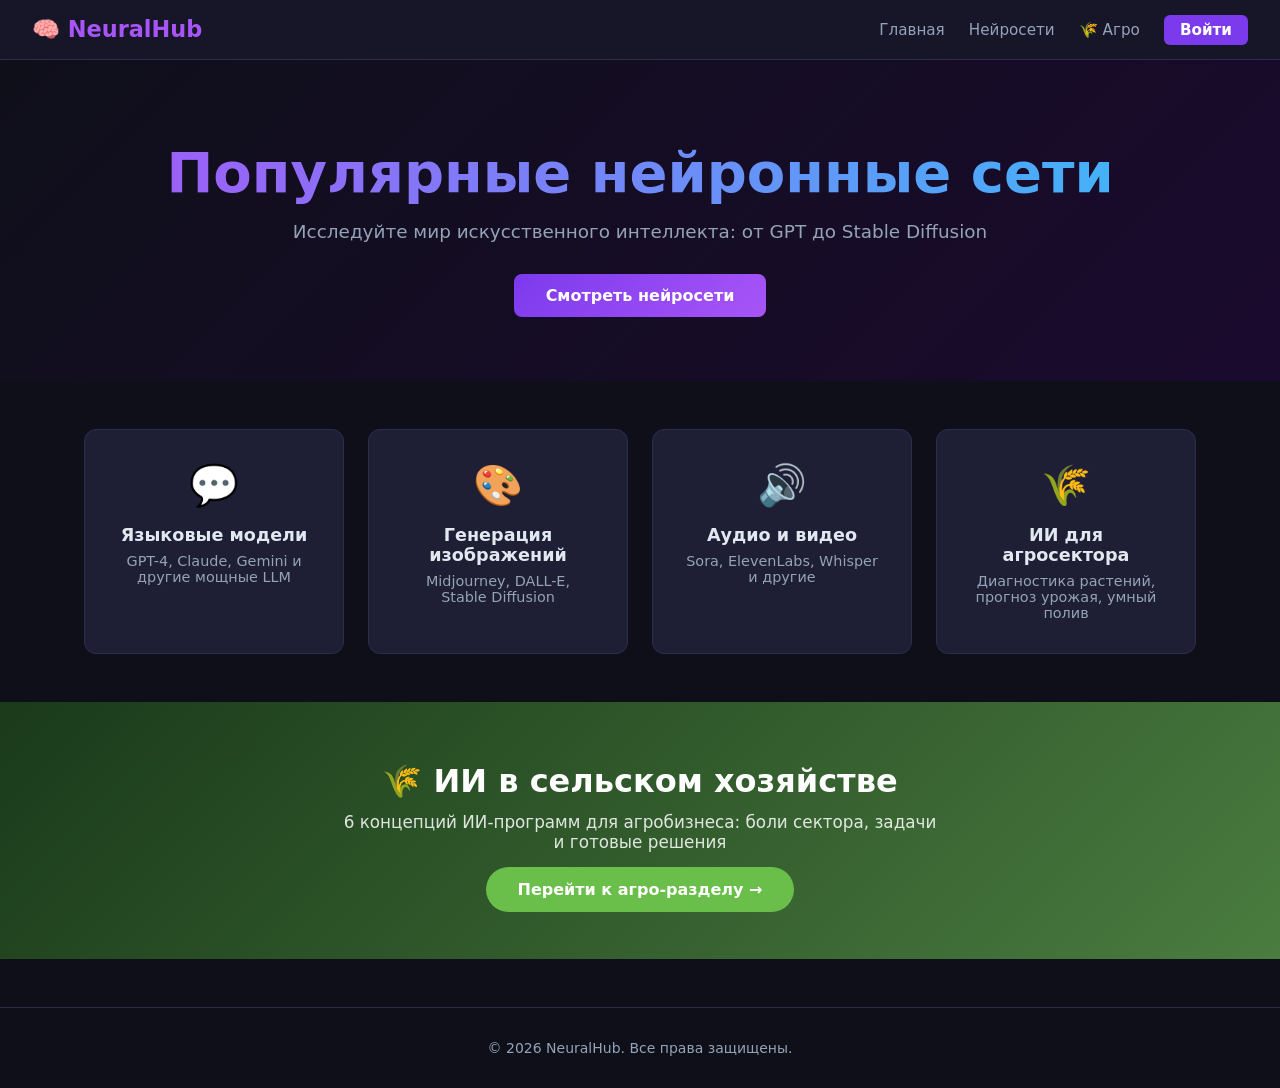
<file: index.html>
<!DOCTYPE html>
<html lang="ru">
<head>
  <meta charset="UTF-8">
  <meta name="viewport" content="width=device-width, initial-scale=1.0">
  <title>Нейросети — Главная</title>
  <link rel="stylesheet" href="css/style.css">
</head>
<body>
  <nav class="navbar">
    <div class="nav-logo">🧠 NeuralHub</div>
    <div class="nav-links">
      <a href="index.html">Главная</a>
      <a href="networks.html">Нейросети</a>
      <a href="agro.html">🌾 Агро</a>
      <span id="nav-user-area"></span>
    </div>
  </nav>

  <header class="hero">
    <h1>Популярные нейронные сети</h1>
    <p>Исследуйте мир искусственного интеллекта: от GPT до Stable Diffusion</p>
    <a href="networks.html" class="btn-primary">Смотреть нейросети</a>
  </header>

  <section class="features">
    <div class="feature-card">
      <span class="icon">💬</span>
      <h3>Языковые модели</h3>
      <p>GPT-4, Claude, Gemini и другие мощные LLM</p>
    </div>
    <div class="feature-card">
      <span class="icon">🎨</span>
      <h3>Генерация изображений</h3>
      <p>Midjourney, DALL-E, Stable Diffusion</p>
    </div>
    <div class="feature-card">
      <span class="icon">🔊</span>
      <h3>Аудио и видео</h3>
      <p>Sora, ElevenLabs, Whisper и другие</p>
    </div>
    <div class="feature-card">
      <span class="icon">🌾</span>
      <h3>ИИ для агросектора</h3>
      <p>Диагностика растений, прогноз урожая, умный полив</p>
    </div>
  </section>

  <!-- AGRO PROMO BLOCK -->
  <section style="background:linear-gradient(135deg,#1a3a1a,#4a7c3f);padding:60px 20px;text-align:center;color:#fff;">
    <h2 style="font-size:2rem;margin-bottom:12px;">🌾 ИИ в сельском хозяйстве</h2>
    <p style="opacity:0.85;max-width:600px;margin:0 auto 28px;font-size:1.05rem;">6 концепций ИИ-программ для агробизнеса: боли сектора, задачи и готовые решения</p>
    <a href="agro.html" style="background:#6abf4b;color:#fff;padding:13px 32px;border-radius:30px;font-weight:600;text-decoration:none;font-size:1rem;">Перейти к агро-разделу →</a>
  </section>

  <footer>
    <p>© 2026 NeuralHub. Все права защищены.</p>
  </footer>

  <script src="js/auth.js"></script>
  <script src="js/main.js"></script>
</body>
</html>
</file>
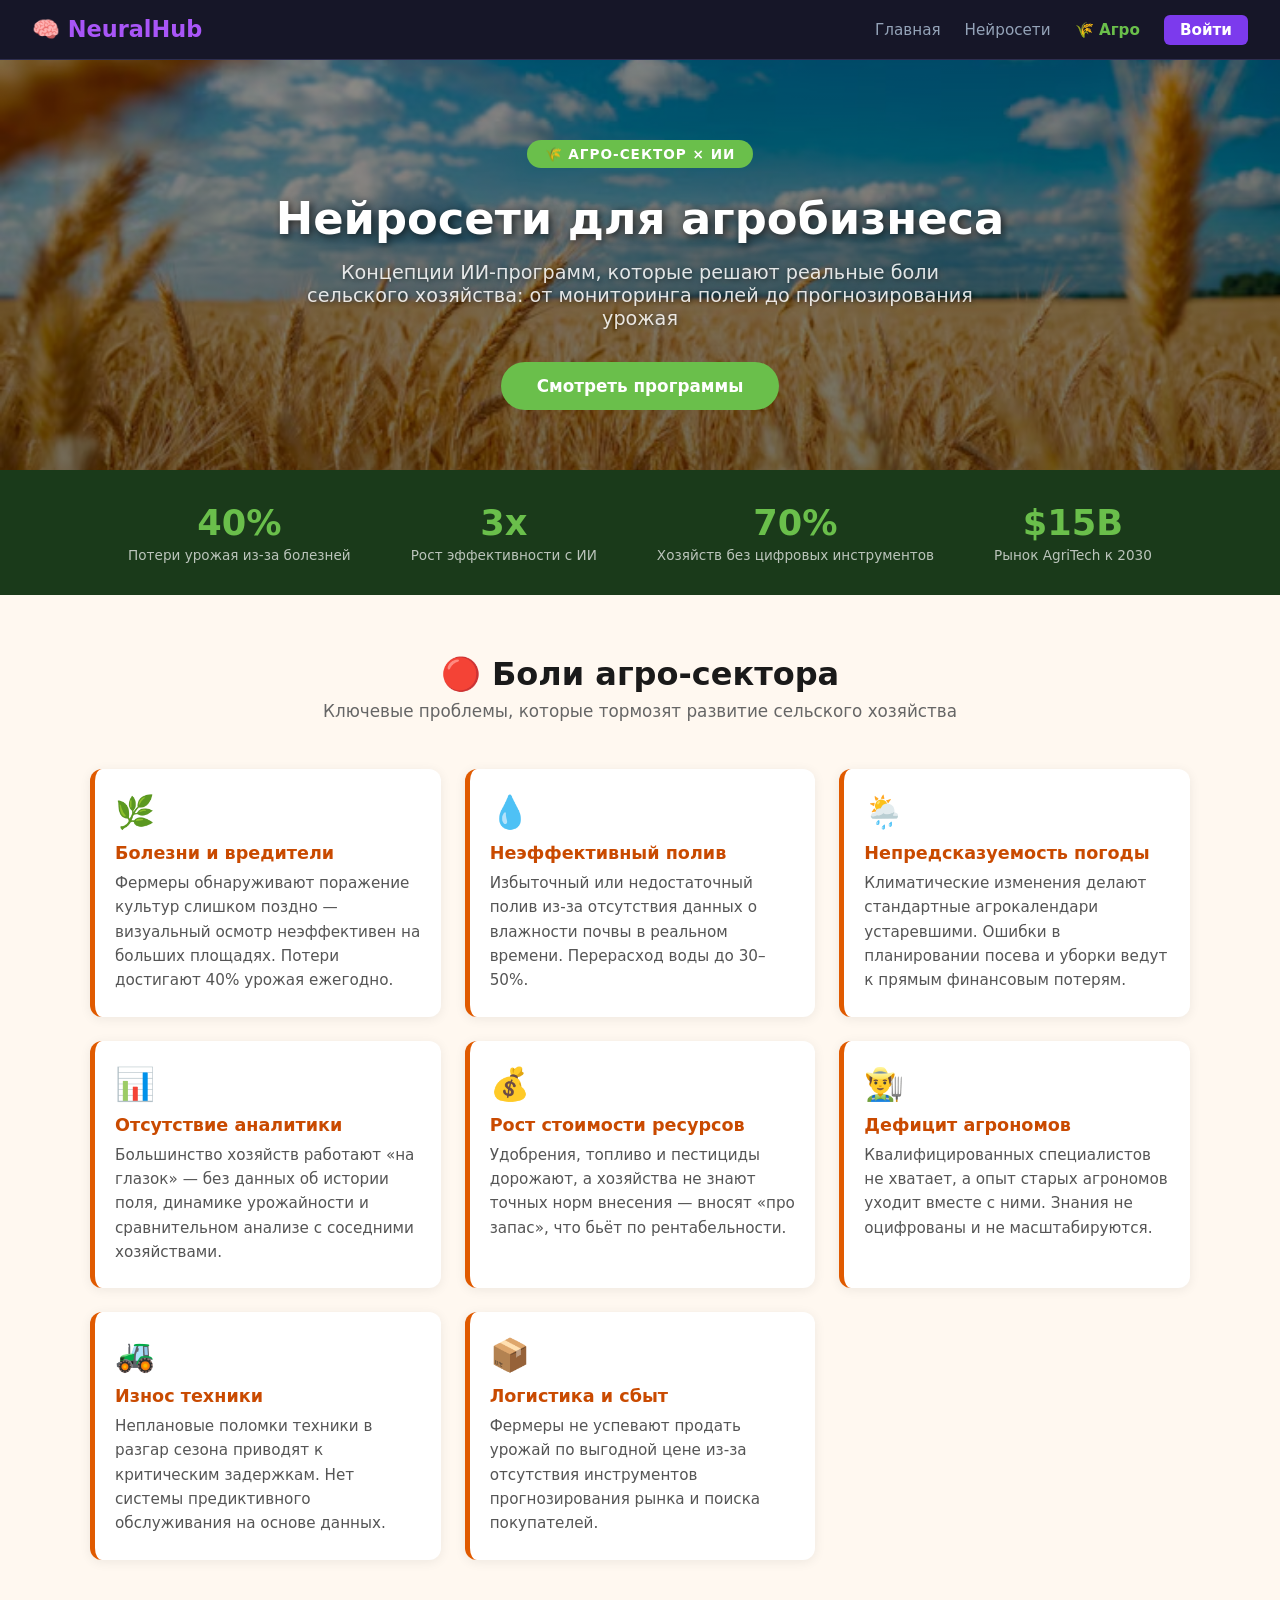
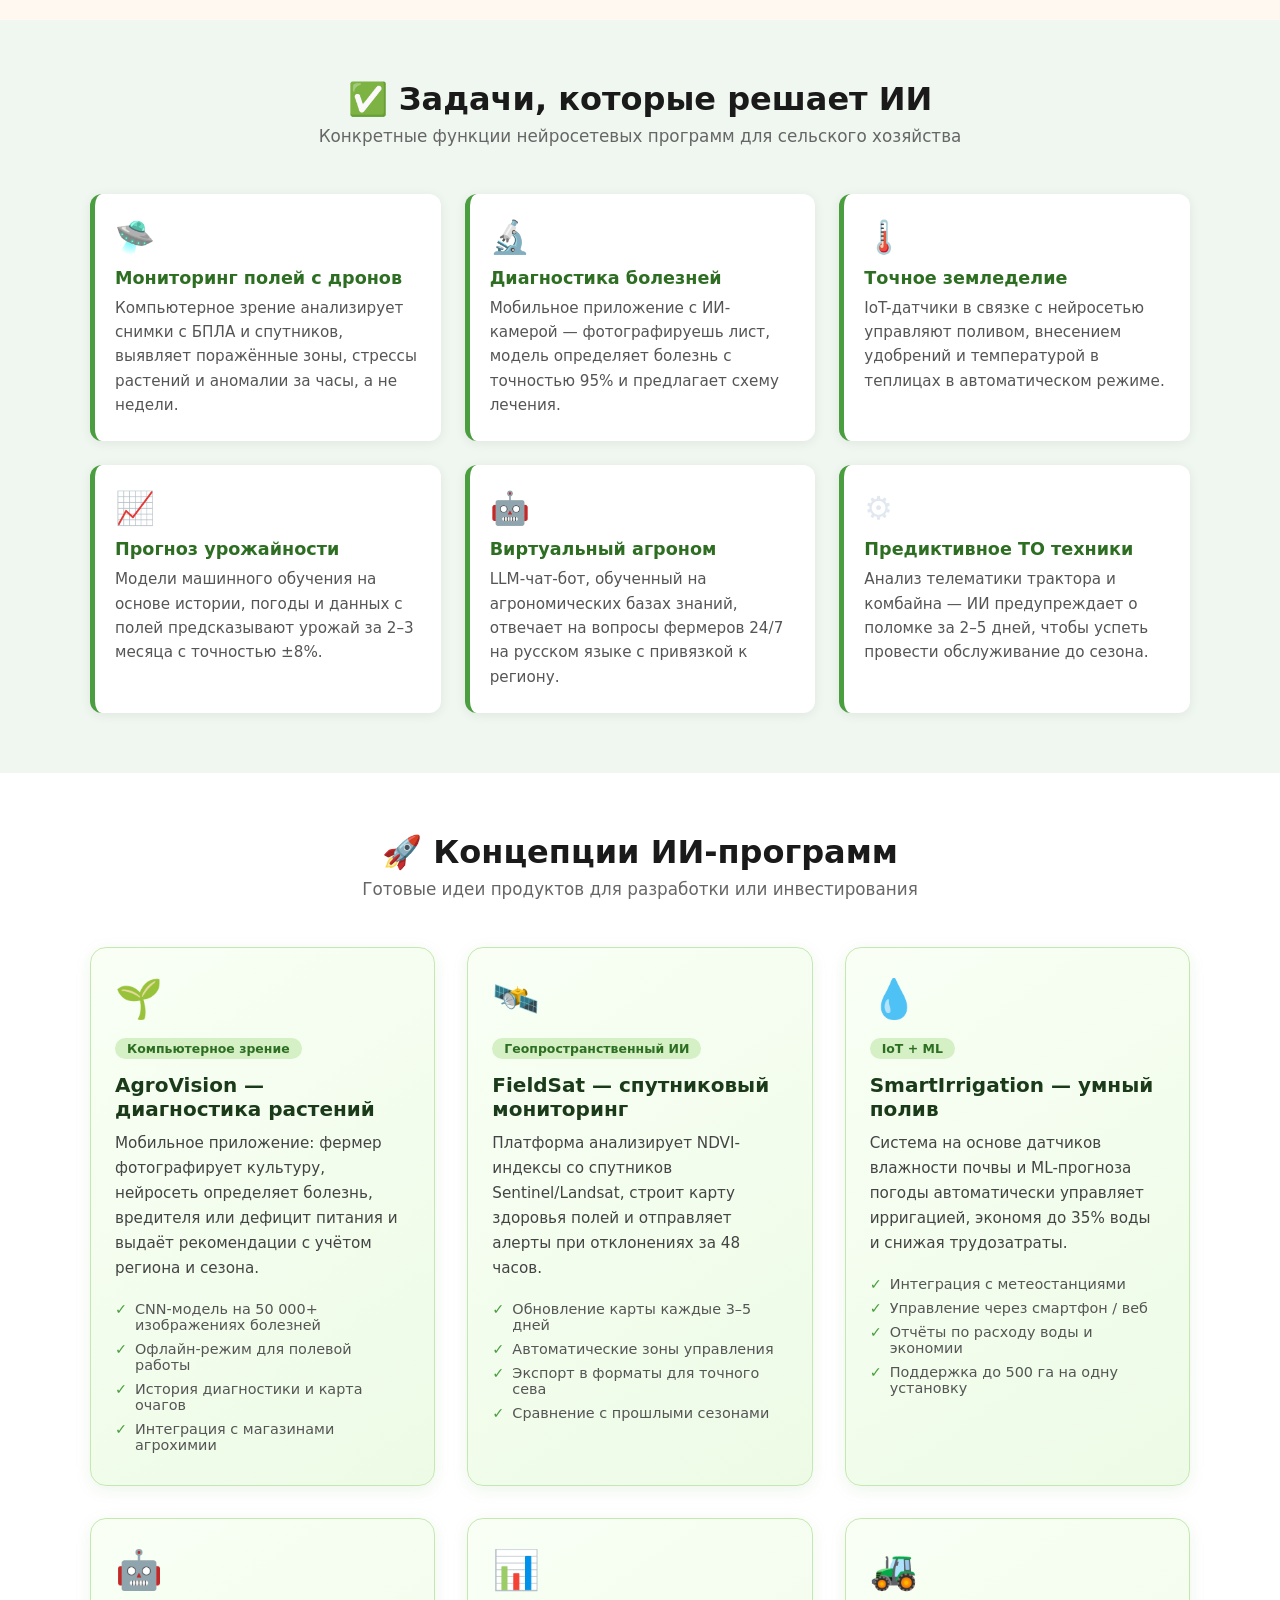
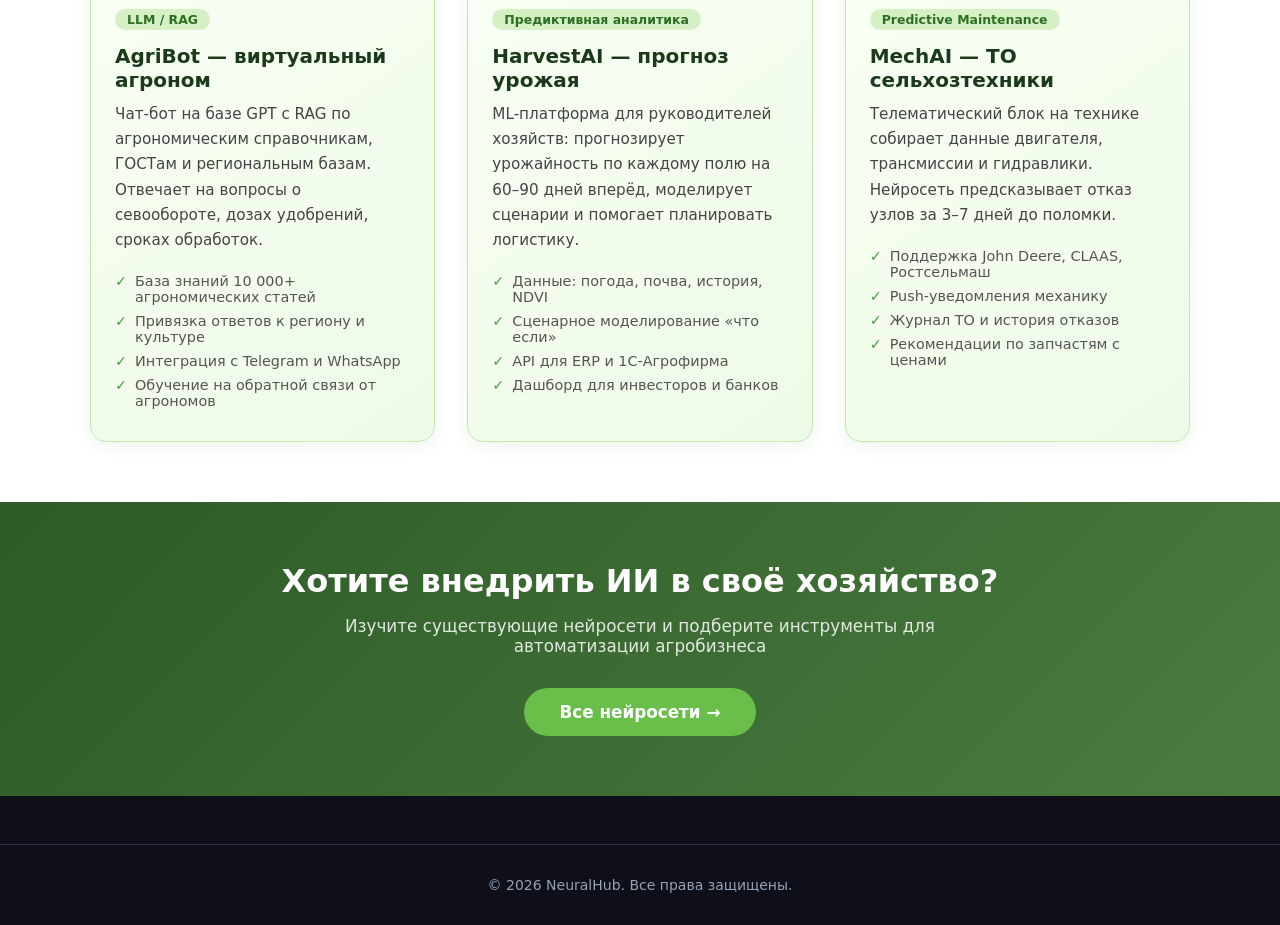
<file: agro.html>
<!DOCTYPE html>
<html lang="ru">
<head>
  <meta charset="UTF-8">
  <meta name="viewport" content="width=device-width, initial-scale=1.0">
  <title>Агро-сектор — ИИ-решения</title>
  <link rel="stylesheet" href="css/style.css">
  <style>
    /* ===== AGRO PAGE STYLES ===== */
    .agro-hero {
                  background: linear-gradient(rgba(0,0,0,0.45), rgba(0,0,0,0.55)), url('golden-wheat-field-bright-blue-sky_23-2151975535.jpg.avif');
                  background-size: cover;
            background-position: center;
                        background-attachment: scroll;
            min-height: 400px;
            display: flex;
            flex-direction: column;
            justify-content: center;
            align-items: center;
      color: #fff;
      padding: 80px 20px 60px;
      text-align: center;
    }
    .agro-hero h1 { font-size: 2.8rem; margin-bottom: 16px; }
            .agro-hero h1 { text-shadow: 2px 2px 8px rgba(0,0,0,0.7); }
        .agro-hero p { text-shadow: 1px 1px 4px rgba(0,0,0,0.5); }
    .agro-hero p { font-size: 1.2rem; opacity: 0.85; max-width: 700px; margin: 0 auto 32px; }
    .badge-agro {
      display: inline-block;
      background: #6abf4b;
      color: #fff;
      border-radius: 20px;
      padding: 6px 18px;
      font-size: 0.85rem;
      font-weight: 600;
      margin-bottom: 24px;
      letter-spacing: 1px;
    }

    /* PAIN SECTION */
    .pain-section {
      background: #fff8f0;
      padding: 60px 20px;
    }
    .section-title {
      text-align: center;
      font-size: 2rem;
      margin-bottom: 8px;
      color: #1a1a1a;
    }
    .section-subtitle {
      text-align: center;
      color: #666;
      margin-bottom: 48px;
      font-size: 1.05rem;
    }
    .pain-grid {
      display: grid;
      grid-template-columns: repeat(auto-fit, minmax(260px, 1fr));
      gap: 24px;
      max-width: 1100px;
      margin: 0 auto;
    }
    .pain-card {
      background: #fff;
      border-left: 5px solid #e05a00;
      border-radius: 12px;
      padding: 24px 20px;
      box-shadow: 0 2px 12px rgba(0,0,0,0.07);
      transition: transform 0.2s;
    }
    .pain-card:hover { transform: translateY(-4px); }
    .pain-card .pain-icon { font-size: 2rem; margin-bottom: 12px; }
    .pain-card h3 { font-size: 1.1rem; color: #c94a00; margin-bottom: 8px; }
    .pain-card p { color: #555; font-size: 0.95rem; line-height: 1.6; }

    /* TASKS SECTION */
    .tasks-section {
      background: #f0f7f0;
      padding: 60px 20px;
    }
    .tasks-grid {
      display: grid;
      grid-template-columns: repeat(auto-fit, minmax(280px, 1fr));
      gap: 24px;
      max-width: 1100px;
      margin: 0 auto;
    }
    .task-card {
      background: #fff;
      border-left: 5px solid #4a9e3f;
      border-radius: 12px;
      padding: 24px 20px;
      box-shadow: 0 2px 12px rgba(0,0,0,0.07);
      transition: transform 0.2s;
    }
    .task-card:hover { transform: translateY(-4px); }
    .task-card .task-icon { font-size: 2rem; margin-bottom: 12px; }
    .task-card h3 { font-size: 1.1rem; color: #2d6e22; margin-bottom: 8px; }
    .task-card p { color: #555; font-size: 0.95rem; line-height: 1.6; }

    /* PROGRAMS SECTION */
    .programs-section {
      background: #fff;
      padding: 60px 20px;
    }
    .programs-grid {
      display: grid;
      grid-template-columns: repeat(auto-fit, minmax(320px, 1fr));
      gap: 32px;
      max-width: 1100px;
      margin: 0 auto;
    }
    .program-card {
      background: linear-gradient(145deg, #f9fff5, #edfbe6);
      border: 1px solid #c5e8b0;
      border-radius: 16px;
      padding: 28px 24px;
      box-shadow: 0 4px 16px rgba(74,158,63,0.1);
      transition: transform 0.2s, box-shadow 0.2s;
    }
    .program-card:hover { transform: translateY(-6px); box-shadow: 0 8px 28px rgba(74,158,63,0.18); }
    .program-card .prog-icon { font-size: 2.4rem; margin-bottom: 16px; }
    .program-card h3 { font-size: 1.25rem; color: #1a3a1a; margin-bottom: 10px; }
    .program-card .prog-tag {
      display: inline-block;
      background: #d4f0c4;
      color: #2d6e22;
      border-radius: 20px;
      padding: 3px 12px;
      font-size: 0.78rem;
      font-weight: 600;
      margin-bottom: 14px;
    }
    .program-card p { color: #444; font-size: 0.95rem; line-height: 1.65; margin-bottom: 16px; }
    .prog-features {
      list-style: none;
      padding: 0;
      margin: 0;
    }
    .prog-features li {
      color: #555;
      font-size: 0.9rem;
      padding: 4px 0;
      padding-left: 20px;
      position: relative;
    }
    .prog-features li::before {
      content: '✓';
      color: #4a9e3f;
      position: absolute;
      left: 0;
      font-weight: bold;
    }

    /* CTA */
    .agro-cta {
      background: linear-gradient(135deg, #2d5a27, #4a7c3f);
      color: #fff;
      text-align: center;
      padding: 60px 20px;
    }
    .agro-cta h2 { font-size: 2rem; margin-bottom: 16px; }
    .agro-cta p { font-size: 1.05rem; opacity: 0.85; margin-bottom: 32px; max-width: 600px; margin-left: auto; margin-right: auto; }
    .btn-agro {
      background: #6abf4b;
      color: #fff;
      padding: 14px 36px;
      border-radius: 30px;
      font-size: 1.05rem;
      font-weight: 600;
      text-decoration: none;
      transition: background 0.2s, transform 0.2s;
      display: inline-block;
    }
    .btn-agro:hover { background: #58a33b; transform: scale(1.04); }

    /* STATS BAR */
    .stats-bar {
      background: #1a3a1a;
      padding: 32px 20px;
      display: flex;
      justify-content: center;
      gap: 60px;
      flex-wrap: wrap;
    }
    .stat-item { text-align: center; color: #fff; }
    .stat-item .stat-num { font-size: 2.2rem; font-weight: 700; color: #6abf4b; }
    .stat-item .stat-label { font-size: 0.85rem; opacity: 0.7; margin-top: 4px; }
  </style>
</head>
<body>
  <nav class="navbar">
    <div class="nav-logo">🧠 NeuralHub</div>
    <div class="nav-links">
      <a href="index.html">Главная</a>
      <a href="networks.html">Нейросети</a>
      <a href="agro.html" style="color:#6abf4b;font-weight:600">🌾 Агро</a>
      <span id="nav-user-area"></span>
    </div>
  </nav>

  <!-- HERO -->
  <section class="agro-hero">
    <div class="badge-agro">🌾 АГРО-СЕКТОР × ИИ</div>
    <h1>Нейросети для агробизнеса</h1>
    <p>Концепции ИИ-программ, которые решают реальные боли сельского хозяйства: от мониторинга полей до прогнозирования урожая</p>
    <a href="#programs" class="btn-agro">Смотреть программы</a>
  </section>

  <!-- STATS -->
  <div class="stats-bar">
    <div class="stat-item">
      <div class="stat-num">40%</div>
      <div class="stat-label">Потери урожая из-за болезней</div>
    </div>
    <div class="stat-item">
      <div class="stat-num">3x</div>
      <div class="stat-label">Рост эффективности с ИИ</div>
    </div>
    <div class="stat-item">
      <div class="stat-num">70%</div>
      <div class="stat-label">Хозяйств без цифровых инструментов</div>
    </div>
    <div class="stat-item">
      <div class="stat-num">$15B</div>
      <div class="stat-label">Рынок AgriTech к 2030</div>
    </div>
  </div>

  <!-- БОЛИ СЕКТОРА -->
  <section class="pain-section">
    <h2 class="section-title">🔴 Боли агро-сектора</h2>
    <p class="section-subtitle">Ключевые проблемы, которые тормозят развитие сельского хозяйства</p>
    <div class="pain-grid">
      <div class="pain-card">
        <div class="pain-icon">🌿</div>
        <h3>Болезни и вредители</h3>
        <p>Фермеры обнаруживают поражение культур слишком поздно — визуальный осмотр неэффективен на больших площадях. Потери достигают 40% урожая ежегодно.</p>
      </div>
      <div class="pain-card">
        <div class="pain-icon">💧</div>
        <h3>Неэффективный полив</h3>
        <p>Избыточный или недостаточный полив из-за отсутствия данных о влажности почвы в реальном времени. Перерасход воды до 30–50%.</p>
      </div>
      <div class="pain-card">
        <div class="pain-icon">🌦️</div>
        <h3>Непредсказуемость погоды</h3>
        <p>Климатические изменения делают стандартные агрокалендари устаревшими. Ошибки в планировании посева и уборки ведут к прямым финансовым потерям.</p>
      </div>
      <div class="pain-card">
        <div class="pain-icon">📊</div>
        <h3>Отсутствие аналитики</h3>
        <p>Большинство хозяйств работают «на глазок» — без данных об истории поля, динамике урожайности и сравнительном анализе с соседними хозяйствами.</p>
      </div>
      <div class="pain-card">
        <div class="pain-icon">💰</div>
        <h3>Рост стоимости ресурсов</h3>
        <p>Удобрения, топливо и пестициды дорожают, а хозяйства не знают точных норм внесения — вносят «про запас», что бьёт по рентабельности.</p>
      </div>
      <div class="pain-card">
        <div class="pain-icon">👨‍🌾</div>
        <h3>Дефицит агрономов</h3>
        <p>Квалифицированных специалистов не хватает, а опыт старых агрономов уходит вместе с ними. Знания не оцифрованы и не масштабируются.</p>
      </div>
      <div class="pain-card">
        <div class="pain-icon">🚜</div>
        <h3>Износ техники</h3>
        <p>Неплановые поломки техники в разгар сезона приводят к критическим задержкам. Нет системы предиктивного обслуживания на основе данных.</p>
      </div>
      <div class="pain-card">
        <div class="pain-icon">📦</div>
        <h3>Логистика и сбыт</h3>
        <p>Фермеры не успевают продать урожай по выгодной цене из-за отсутствия инструментов прогнозирования рынка и поиска покупателей.</p>
      </div>
    </div>
  </section>

  <!-- ЗАДАЧИ -->
  <section class="tasks-section">
    <h2 class="section-title">✅ Задачи, которые решает ИИ</h2>
    <p class="section-subtitle">Конкретные функции нейросетевых программ для сельского хозяйства</p>
    <div class="tasks-grid">
      <div class="task-card">
        <div class="task-icon">🛸</div>
        <h3>Мониторинг полей с дронов</h3>
        <p>Компьютерное зрение анализирует снимки с БПЛА и спутников, выявляет поражённые зоны, стрессы растений и аномалии за часы, а не недели.</p>
      </div>
      <div class="task-card">
        <div class="task-icon">🔬</div>
        <h3>Диагностика болезней</h3>
        <p>Мобильное приложение с ИИ-камерой — фотографируешь лист, модель определяет болезнь с точностью 95% и предлагает схему лечения.</p>
      </div>
      <div class="task-card">
        <div class="task-icon">🌡️</div>
        <h3>Точное земледелие</h3>
        <p>IoT-датчики в связке с нейросетью управляют поливом, внесением удобрений и температурой в теплицах в автоматическом режиме.</p>
      </div>
      <div class="task-card">
        <div class="task-icon">📈</div>
        <h3>Прогноз урожайности</h3>
        <p>Модели машинного обучения на основе истории, погоды и данных с полей предсказывают урожай за 2–3 месяца с точностью ±8%.</p>
      </div>
      <div class="task-card">
        <div class="task-icon">🤖</div>
        <h3>Виртуальный агроном</h3>
        <p>LLM-чат-бот, обученный на агрономических базах знаний, отвечает на вопросы фермеров 24/7 на русском языке с привязкой к региону.</p>
      </div>
      <div class="task-card">
        <div class="task-icon">⚙️</div>
        <h3>Предиктивное ТО техники</h3>
        <p>Анализ телематики трактора и комбайна — ИИ предупреждает о поломке за 2–5 дней, чтобы успеть провести обслуживание до сезона.</p>
      </div>
    </div>
  </section>

  <!-- КОНЦЕПЦИИ ПРОГРАММ -->
  <section class="programs-section" id="programs">
    <h2 class="section-title">🚀 Концепции ИИ-программ</h2>
    <p class="section-subtitle">Готовые идеи продуктов для разработки или инвестирования</p>
    <div class="programs-grid">

      <div class="program-card">
        <div class="prog-icon">🌱</div>
        <span class="prog-tag">Компьютерное зрение</span>
        <h3>AgroVision — диагностика растений</h3>
        <p>Мобильное приложение: фермер фотографирует культуру, нейросеть определяет болезнь, вредителя или дефицит питания и выдаёт рекомендации с учётом региона и сезона.</p>
        <ul class="prog-features">
          <li>CNN-модель на 50 000+ изображениях болезней</li>
          <li>Офлайн-режим для полевой работы</li>
          <li>История диагностики и карта очагов</li>
          <li>Интеграция с магазинами агрохимии</li>
        </ul>
      </div>

      <div class="program-card">
        <div class="prog-icon">🛰️</div>
        <span class="prog-tag">Геопространственный ИИ</span>
        <h3>FieldSat — спутниковый мониторинг</h3>
        <p>Платформа анализирует NDVI-индексы со спутников Sentinel/Landsat, строит карту здоровья полей и отправляет алерты при отклонениях за 48 часов.</p>
        <ul class="prog-features">
          <li>Обновление карты каждые 3–5 дней</li>
          <li>Автоматические зоны управления</li>
          <li>Экспорт в форматы для точного сева</li>
          <li>Сравнение с прошлыми сезонами</li>
        </ul>
      </div>

      <div class="program-card">
        <div class="prog-icon">💧</div>
        <span class="prog-tag">IoT + ML</span>
        <h3>SmartIrrigation — умный полив</h3>
        <p>Система на основе датчиков влажности почвы и ML-прогноза погоды автоматически управляет ирригацией, экономя до 35% воды и снижая трудозатраты.</p>
        <ul class="prog-features">
          <li>Интеграция с метеостанциями</li>
          <li>Управление через смартфон / веб</li>
          <li>Отчёты по расходу воды и экономии</li>
          <li>Поддержка до 500 га на одну установку</li>
        </ul>
      </div>

      <div class="program-card">
        <div class="prog-icon">🤖</div>
        <span class="prog-tag">LLM / RAG</span>
        <h3>AgriBot — виртуальный агроном</h3>
        <p>Чат-бот на базе GPT с RAG по агрономическим справочникам, ГОСТам и региональным базам. Отвечает на вопросы о севообороте, дозах удобрений, сроках обработок.</p>
        <ul class="prog-features">
          <li>База знаний 10 000+ агрономических статей</li>
          <li>Привязка ответов к региону и культуре</li>
          <li>Интеграция с Telegram и WhatsApp</li>
          <li>Обучение на обратной связи от агрономов</li>
        </ul>
      </div>

      <div class="program-card">
        <div class="prog-icon">📊</div>
        <span class="prog-tag">Предиктивная аналитика</span>
        <h3>HarvestAI — прогноз урожая</h3>
        <p>ML-платформа для руководителей хозяйств: прогнозирует урожайность по каждому полю на 60–90 дней вперёд, моделирует сценарии и помогает планировать логистику.</p>
        <ul class="prog-features">
          <li>Данные: погода, почва, история, NDVI</li>
          <li>Сценарное моделирование «что если»</li>
          <li>API для ERP и 1С-Агрофирма</li>
          <li>Дашборд для инвесторов и банков</li>
        </ul>
      </div>

      <div class="program-card">
        <div class="prog-icon">🚜</div>
        <span class="prog-tag">Predictive Maintenance</span>
        <h3>MechAI — ТО сельхозтехники</h3>
        <p>Телематический блок на технике собирает данные двигателя, трансмиссии и гидравлики. Нейросеть предсказывает отказ узлов за 3–7 дней до поломки.</p>
        <ul class="prog-features">
          <li>Поддержка John Deere, CLAAS, Ростсельмаш</li>
          <li>Push-уведомления механику</li>
          <li>Журнал ТО и история отказов</li>
          <li>Рекомендации по запчастям с ценами</li>
        </ul>
      </div>

    </div>
  </section>

  <!-- CTA -->
  <section class="agro-cta">
    <h2>Хотите внедрить ИИ в своё хозяйство?</h2>
    <p>Изучите существующие нейросети и подберите инструменты для автоматизации агробизнеса</p>
    <a href="networks.html" class="btn-agro">Все нейросети →</a>
  </section>

  <footer>
    <p>© 2026 NeuralHub. Все права защищены.</p>
  </footer>

  <script src="js/auth.js"></script>
  <script src="js/main.js"></script>
</body>
</html>
</file>
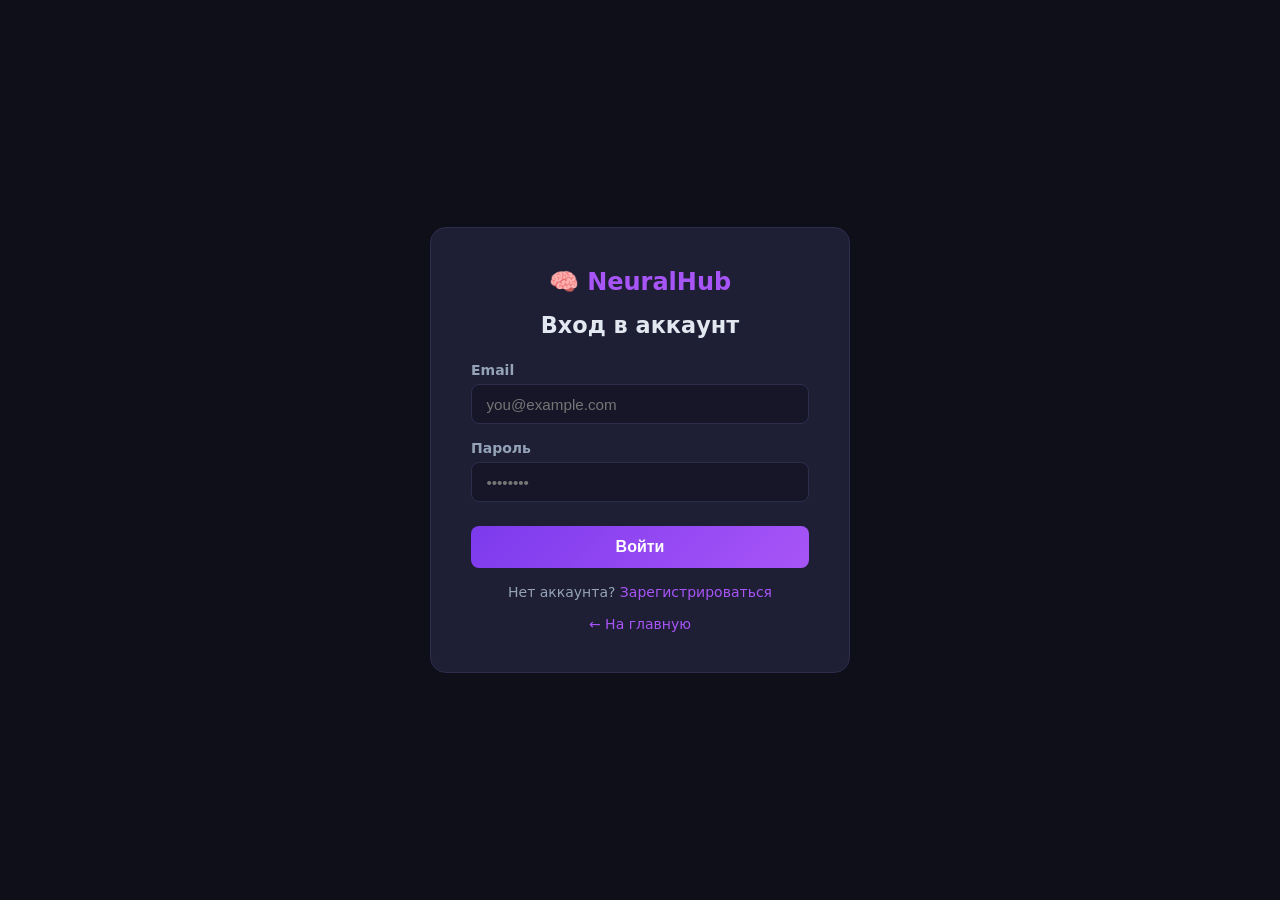
<file: login.html>
<!DOCTYPE html>
<html lang="ru">
<head>
  <meta charset="UTF-8">
  <meta name="viewport" content="width=device-width, initial-scale=1.0">
  <title>Вход — NeuralHub</title>
  <link rel="stylesheet" href="css/style.css">
</head>
<body class="auth-page">
  <div class="auth-container">
    <div class="auth-logo">🧠 NeuralHub</div>
    <h2>Вход в аккаунт</h2>

    <div id="auth-error" class="auth-error" style="display:none"></div>

    <form id="login-form">
      <div class="form-group">
        <label>Email</label>
        <input type="email" id="login-email" placeholder="you@example.com" required>
      </div>
      <div class="form-group">
        <label>Пароль</label>
        <input type="password" id="login-password" placeholder="••••••••" required>
      </div>
      <button type="submit" class="btn-primary full-width">Войти</button>
    </form>

    <p class="auth-switch">Нет аккаунта? <a href="register.html">Зарегистрироваться</a></p>
    <p class="auth-switch"><a href="index.html">← На главную</a></p>
  </div>

  <script src="js/auth.js"></script>
  <script>
    document.getElementById('login-form').addEventListener('submit', function(e) {
      e.preventDefault();
      const email = document.getElementById('login-email').value.trim();
      const password = document.getElementById('login-password').value;
      const result = authLogin(email, password);
      if (result.success) {
        window.location.href = 'index.html';
      } else {
        const err = document.getElementById('auth-error');
        err.textContent = result.message;
        err.style.display = 'block';
      }
    });
  </script>
</body>
</html>
</file>
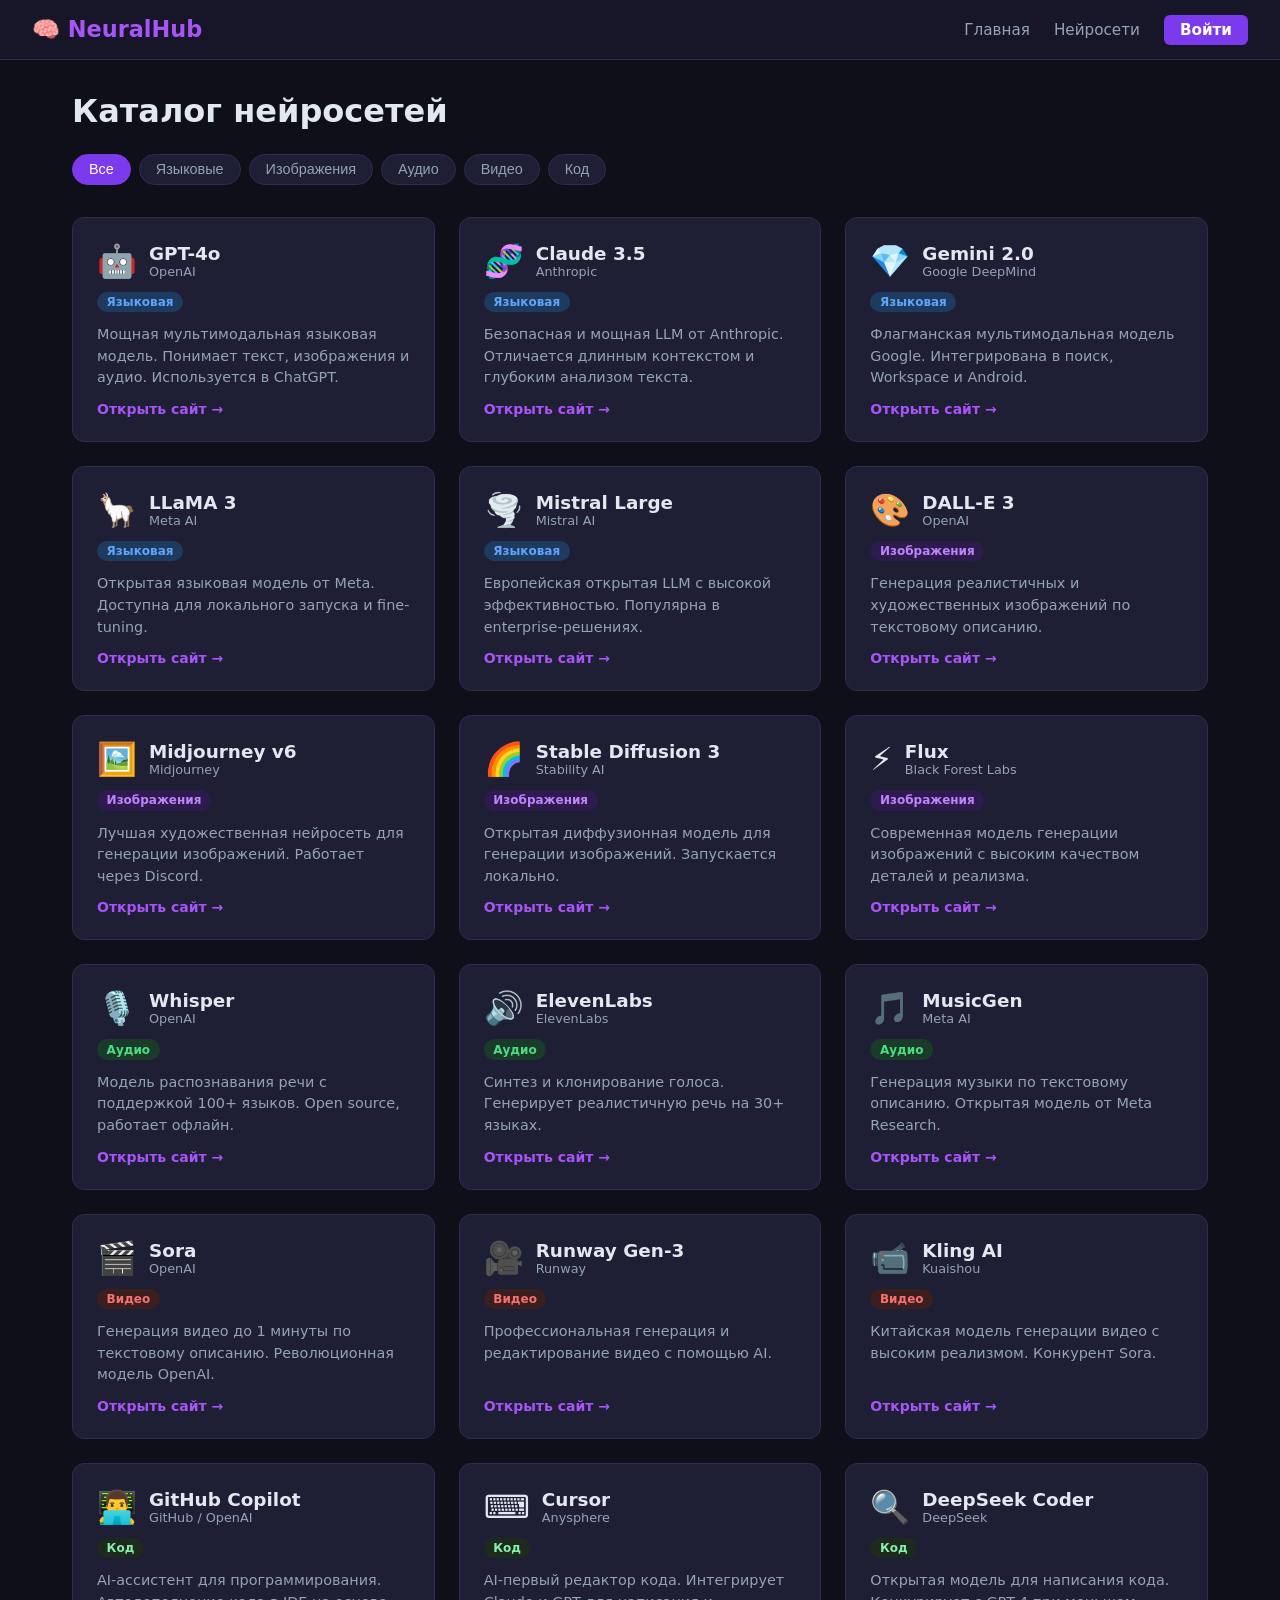
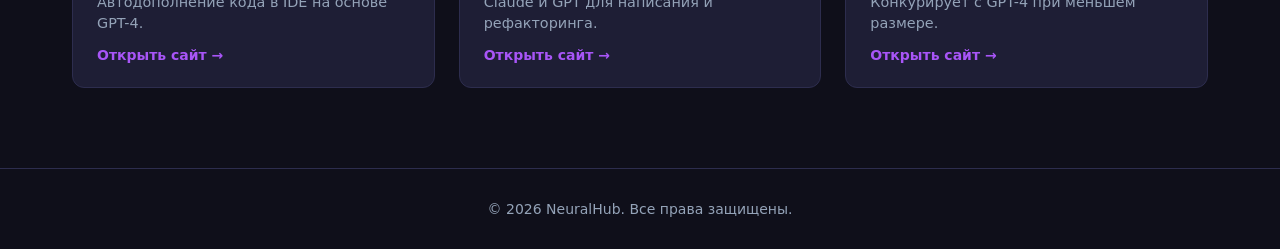
<file: networks.html>
<!DOCTYPE html>
<html lang="ru">
<head>
  <meta charset="UTF-8">
  <meta name="viewport" content="width=device-width, initial-scale=1.0">
  <title>Нейросети — Каталог</title>
  <link rel="stylesheet" href="css/style.css">
</head>
<body>
  <nav class="navbar">
    <div class="nav-logo">🧠 NeuralHub</div>
    <div class="nav-links">
      <a href="index.html">Главная</a>
      <a href="networks.html">Нейросети</a>
      <span id="nav-user-area"></span>
    </div>
  </nav>

  <div class="page-container">
    <h2 class="page-title">Каталог нейросетей</h2>

    <div class="filter-bar">
      <button class="filter-btn active" data-cat="all">Все</button>
      <button class="filter-btn" data-cat="llm">Языковые</button>
      <button class="filter-btn" data-cat="image">Изображения</button>
      <button class="filter-btn" data-cat="audio">Аудио</button>
      <button class="filter-btn" data-cat="video">Видео</button>
      <button class="filter-btn" data-cat="code">Код</button>
    </div>

    <div class="networks-grid" id="networks-grid"></div>
  </div>

  <footer>
    <p>© 2026 NeuralHub. Все права защищены.</p>
  </footer>

  <script src="js/auth.js"></script>
  <script src="js/networks-data.js"></script>
  <script src="js/networks.js"></script>
</body>
</html>
</file>
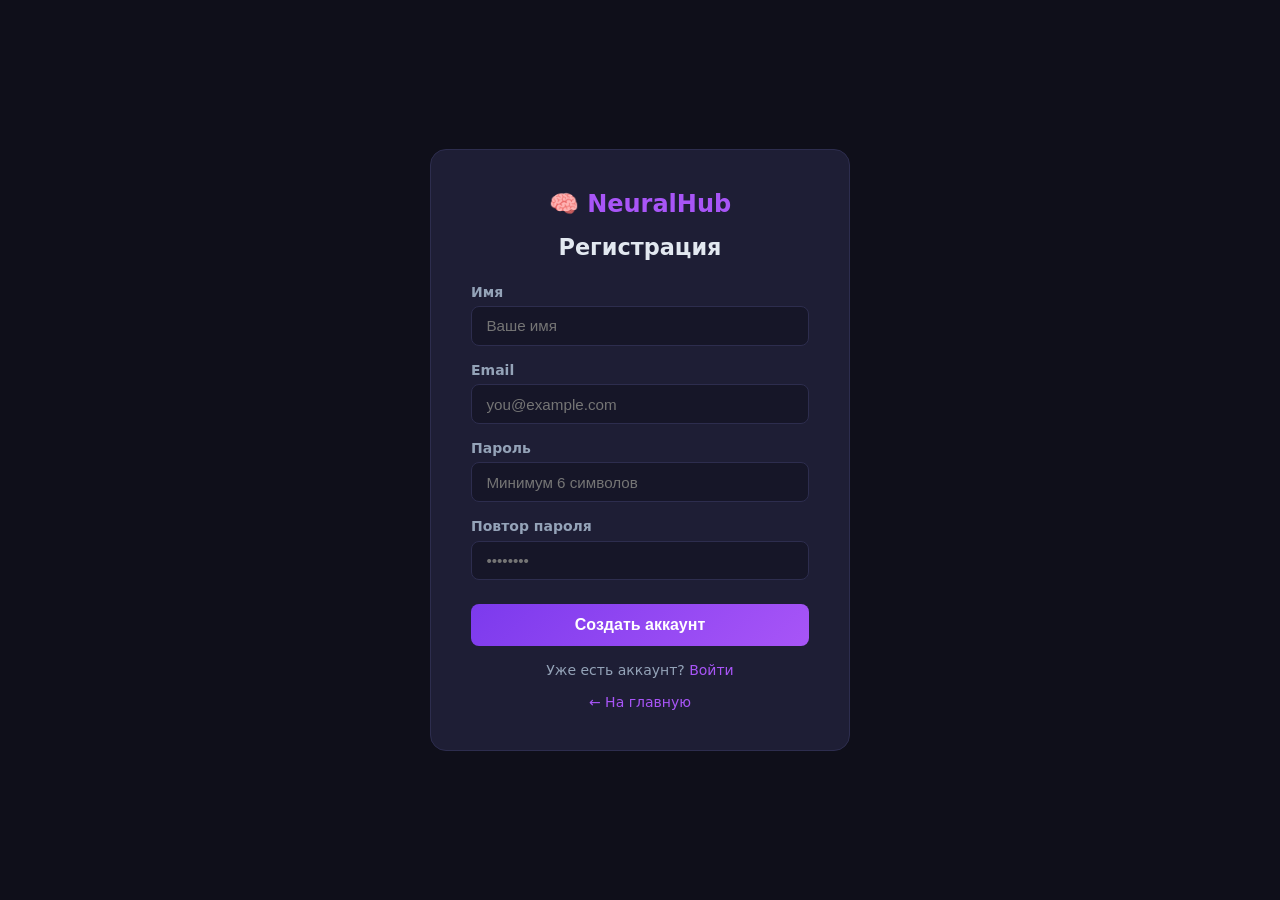
<file: register.html>
<!DOCTYPE html>
<html lang="ru">
<head>
  <meta charset="UTF-8">
  <meta name="viewport" content="width=device-width, initial-scale=1.0">
  <title>Регистрация — NeuralHub</title>
  <link rel="stylesheet" href="css/style.css">
</head>
<body class="auth-page">
  <div class="auth-container">
    <div class="auth-logo">🧠 NeuralHub</div>
    <h2>Регистрация</h2>

    <div id="auth-error" class="auth-error" style="display:none"></div>

    <form id="register-form">
      <div class="form-group">
        <label>Имя</label>
        <input type="text" id="reg-name" placeholder="Ваше имя" required>
      </div>
      <div class="form-group">
        <label>Email</label>
        <input type="email" id="reg-email" placeholder="you@example.com" required>
      </div>
      <div class="form-group">
        <label>Пароль</label>
        <input type="password" id="reg-password" placeholder="Минимум 6 символов" required minlength="6">
      </div>
      <div class="form-group">
        <label>Повтор пароля</label>
        <input type="password" id="reg-password2" placeholder="••••••••" required>
      </div>
      <button type="submit" class="btn-primary full-width">Создать аккаунт</button>
    </form>

    <p class="auth-switch">Уже есть аккаунт? <a href="login.html">Войти</a></p>
    <p class="auth-switch"><a href="index.html">← На главную</a></p>
  </div>

  <script src="js/auth.js"></script>
  <script>
    document.getElementById('register-form').addEventListener('submit', function(e) {
      e.preventDefault();
      const name = document.getElementById('reg-name').value.trim();
      const email = document.getElementById('reg-email').value.trim();
      const password = document.getElementById('reg-password').value;
      const password2 = document.getElementById('reg-password2').value;
      const err = document.getElementById('auth-error');

      if (password !== password2) {
        err.textContent = 'Пароли не совпадают';
        err.style.display = 'block';
        return;
      }
      const result = authRegister(name, email, password);
      if (result.success) {
        window.location.href = 'index.html';
      } else {
        err.textContent = result.message;
        err.style.display = 'block';
      }
    });
  </script>
</body>
</html>
</file>
<file: css/style.css>
* {
  margin: 0;
  padding: 0;
  box-sizing: border-box;
}

:root {
  --bg: #0f0f1a;
  --bg2: #161628;
  --card: #1e1e35;
  --accent: #7c3aed;
  --accent2: #a855f7;
  --text: #e2e8f0;
  --muted: #94a3b8;
  --border: #2d2d4e;
  --success: #22c55e;
  --danger: #ef4444;
}

body {
  background: var(--bg);
  color: var(--text);
  font-family: 'Segoe UI', system-ui, sans-serif;
  min-height: 100vh;
}

/* NAVBAR */
.navbar {
  display: flex;
  align-items: center;
  justify-content: space-between;
  padding: 1rem 2rem;
  background: var(--bg2);
  border-bottom: 1px solid var(--border);
  position: sticky;
  top: 0;
  z-index: 100;
}
.nav-logo {
  font-size: 1.4rem;
  font-weight: 700;
  color: var(--accent2);
}
.nav-links {
  display: flex;
  align-items: center;
  gap: 1.5rem;
}
.nav-links a {
  color: var(--muted);
  text-decoration: none;
  font-size: 0.95rem;
  transition: color 0.2s;
}
.nav-links a:hover {
  color: var(--text);
}
.nav-btn {
  background: var(--accent);
  color: #fff !important;
  padding: 0.4rem 1rem;
  border-radius: 6px;
  font-weight: 600;
  text-decoration: none !important;
  transition: background 0.2s !important;
}
.nav-btn:hover {
  background: var(--accent2) !important;
}
.nav-user {
  display: flex;
  align-items: center;
  gap: 0.75rem;
}
.nav-user-name {
  color: var(--accent2);
  font-weight: 600;
}
.nav-logout {
  cursor: pointer;
  color: var(--muted);
  font-size: 0.85rem;
  background: none;
  border: 1px solid var(--border);
  padding: 0.3rem 0.7rem;
  border-radius: 5px;
  transition: all 0.2s;
}
.nav-logout:hover {
  color: var(--danger);
  border-color: var(--danger);
}

/* HERO */
.hero {
  text-align: center;
  padding: 5rem 2rem 4rem;
  background: linear-gradient(135deg, #0f0f1a 0%, #1a0a2e 100%);
}
.hero h1 {
  font-size: clamp(2rem, 5vw, 3.5rem);
  font-weight: 800;
  background: linear-gradient(90deg, var(--accent2), #38bdf8);
  -webkit-background-clip: text;
  -webkit-text-fill-color: transparent;
  margin-bottom: 1rem;
}
.hero p {
  color: var(--muted);
  font-size: 1.15rem;
  margin-bottom: 2rem;
}

/* BUTTONS */
.btn-primary {
  display: inline-block;
  background: linear-gradient(135deg, var(--accent), var(--accent2));
  color: #fff;
  padding: 0.75rem 2rem;
  border-radius: 8px;
  text-decoration: none;
  font-weight: 700;
  font-size: 1rem;
  border: none;
  cursor: pointer;
  transition: opacity 0.2s, transform 0.2s;
}
.btn-primary:hover {
  opacity: 0.9;
  transform: translateY(-1px);
}
.btn-primary.full-width {
  width: 100%;
  text-align: center;
  margin-top: 0.5rem;
}

/* FEATURES */
.features {
  display: flex;
  gap: 1.5rem;
  justify-content: center;
  flex-wrap: wrap;
  padding: 3rem 2rem;
}
.feature-card {
  background: var(--card);
  border: 1px solid var(--border);
  border-radius: 12px;
  padding: 2rem;
  text-align: center;
  width: 260px;
  transition: transform 0.2s, border-color 0.2s;
}
.feature-card:hover {
  transform: translateY(-4px);
  border-color: var(--accent);
}
.feature-card .icon {
  font-size: 2.5rem;
  display: block;
  margin-bottom: 1rem;
}
.feature-card h3 {
  margin-bottom: 0.5rem;
  font-size: 1.1rem;
}
.feature-card p {
  color: var(--muted);
  font-size: 0.9rem;
}

/* PAGE */
.page-container {
  max-width: 1200px;
  margin: 0 auto;
  padding: 2rem;
}
.page-title {
  font-size: 2rem;
  margin-bottom: 1.5rem;
  font-weight: 700;
}

/* FILTER */
.filter-bar {
  display: flex;
  gap: 0.5rem;
  flex-wrap: wrap;
  margin-bottom: 2rem;
}
.filter-btn {
  background: var(--card);
  border: 1px solid var(--border);
  color: var(--muted);
  padding: 0.4rem 1rem;
  border-radius: 20px;
  cursor: pointer;
  font-size: 0.9rem;
  transition: all 0.2s;
}
.filter-btn:hover, .filter-btn.active {
  background: var(--accent);
  border-color: var(--accent);
  color: #fff;
}

/* NETWORKS GRID */
.networks-grid {
  display: grid;
  grid-template-columns: repeat(auto-fill, minmax(300px, 1fr));
  gap: 1.5rem;
}
.network-card {
  background: var(--card);
  border: 1px solid var(--border);
  border-radius: 12px;
  padding: 1.5rem;
  transition: transform 0.2s, border-color 0.2s;
  display: flex;
  flex-direction: column;
  gap: 0.75rem;
}
.network-card:hover {
  transform: translateY(-3px);
  border-color: var(--accent);
}
.network-card-header {
  display: flex;
  align-items: center;
  gap: 0.75rem;
}
.network-icon {
  font-size: 2rem;
}
.network-name {
  font-size: 1.15rem;
  font-weight: 700;
}
.network-company {
  color: var(--muted);
  font-size: 0.8rem;
}
.network-badge {
  display: inline-block;
  padding: 0.2rem 0.6rem;
  border-radius: 20px;
  font-size: 0.75rem;
  font-weight: 600;
  align-self: flex-start;
}
.badge-llm { background: #1e3a5f; color: #60a5fa; }
.badge-image { background: #2d1b4e; color: #c084fc; }
.badge-audio { background: #1a3a2a; color: #4ade80; }
.badge-video { background: #3b1f1f; color: #f87171; }
.badge-code { background: #1e2a1e; color: #86efac; }
.network-desc {
  color: var(--muted);
  font-size: 0.9rem;
  line-height: 1.5;
}
.network-link {
  color: var(--accent2);
  text-decoration: none;
  font-size: 0.875rem;
  font-weight: 600;
  margin-top: auto;
}
.network-link:hover {
  text-decoration: underline;
}

/* AUTH */
.auth-page {
  display: flex;
  align-items: center;
  justify-content: center;
  min-height: 100vh;
  padding: 1rem;
}
.auth-container {
  background: var(--card);
  border: 1px solid var(--border);
  border-radius: 16px;
  padding: 2.5rem;
  width: 100%;
  max-width: 420px;
}
.auth-logo {
  font-size: 1.5rem;
  font-weight: 700;
  color: var(--accent2);
  text-align: center;
  margin-bottom: 1rem;
}
.auth-container h2 {
  text-align: center;
  margin-bottom: 1.5rem;
  font-size: 1.4rem;
}
.form-group {
  display: flex;
  flex-direction: column;
  gap: 0.4rem;
  margin-bottom: 1rem;
}
.form-group label {
  font-size: 0.875rem;
  color: var(--muted);
  font-weight: 600;
}
.form-group input {
  background: var(--bg2);
  border: 1px solid var(--border);
  color: var(--text);
  padding: 0.65rem 0.9rem;
  border-radius: 8px;
  font-size: 0.95rem;
  outline: none;
  transition: border-color 0.2s;
}
.form-group input:focus {
  border-color: var(--accent);
}
.auth-error {
  background: rgba(239, 68, 68, 0.1);
  border: 1px solid var(--danger);
  color: var(--danger);
  padding: 0.6rem 0.9rem;
  border-radius: 8px;
  margin-bottom: 1rem;
  font-size: 0.875rem;
}
.auth-switch {
  text-align: center;
  margin-top: 1rem;
  color: var(--muted);
  font-size: 0.875rem;
}
.auth-switch a {
  color: var(--accent2);
  text-decoration: none;
}
.auth-switch a:hover {
  text-decoration: underline;
}

/* FOOTER */
footer {
  text-align: center;
  padding: 2rem;
  color: var(--muted);
  font-size: 0.875rem;
  border-top: 1px solid var(--border);
  margin-top: 3rem;
}

@media (max-width: 600px) {
  .navbar { padding: 0.75rem 1rem; }
  .hero { padding: 3rem 1rem; }
  .page-container { padding: 1rem; }
}
</file>
